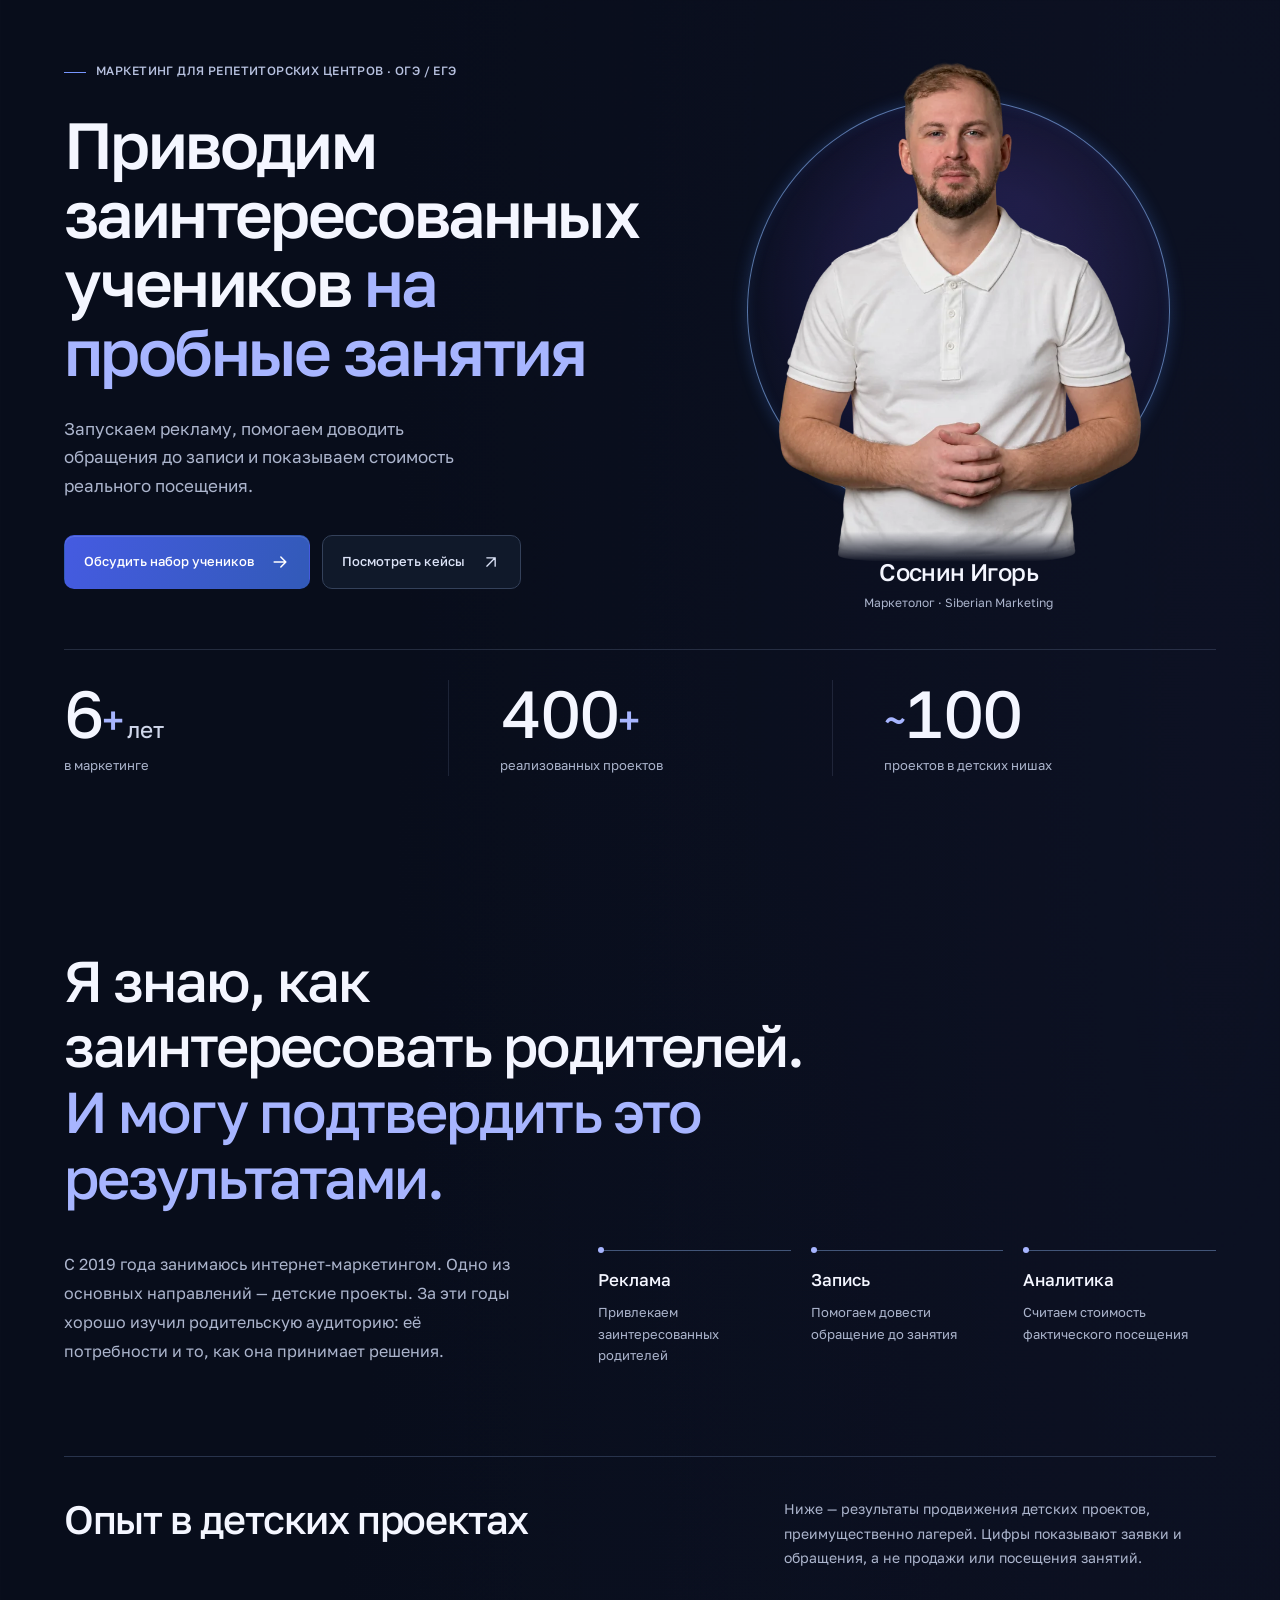
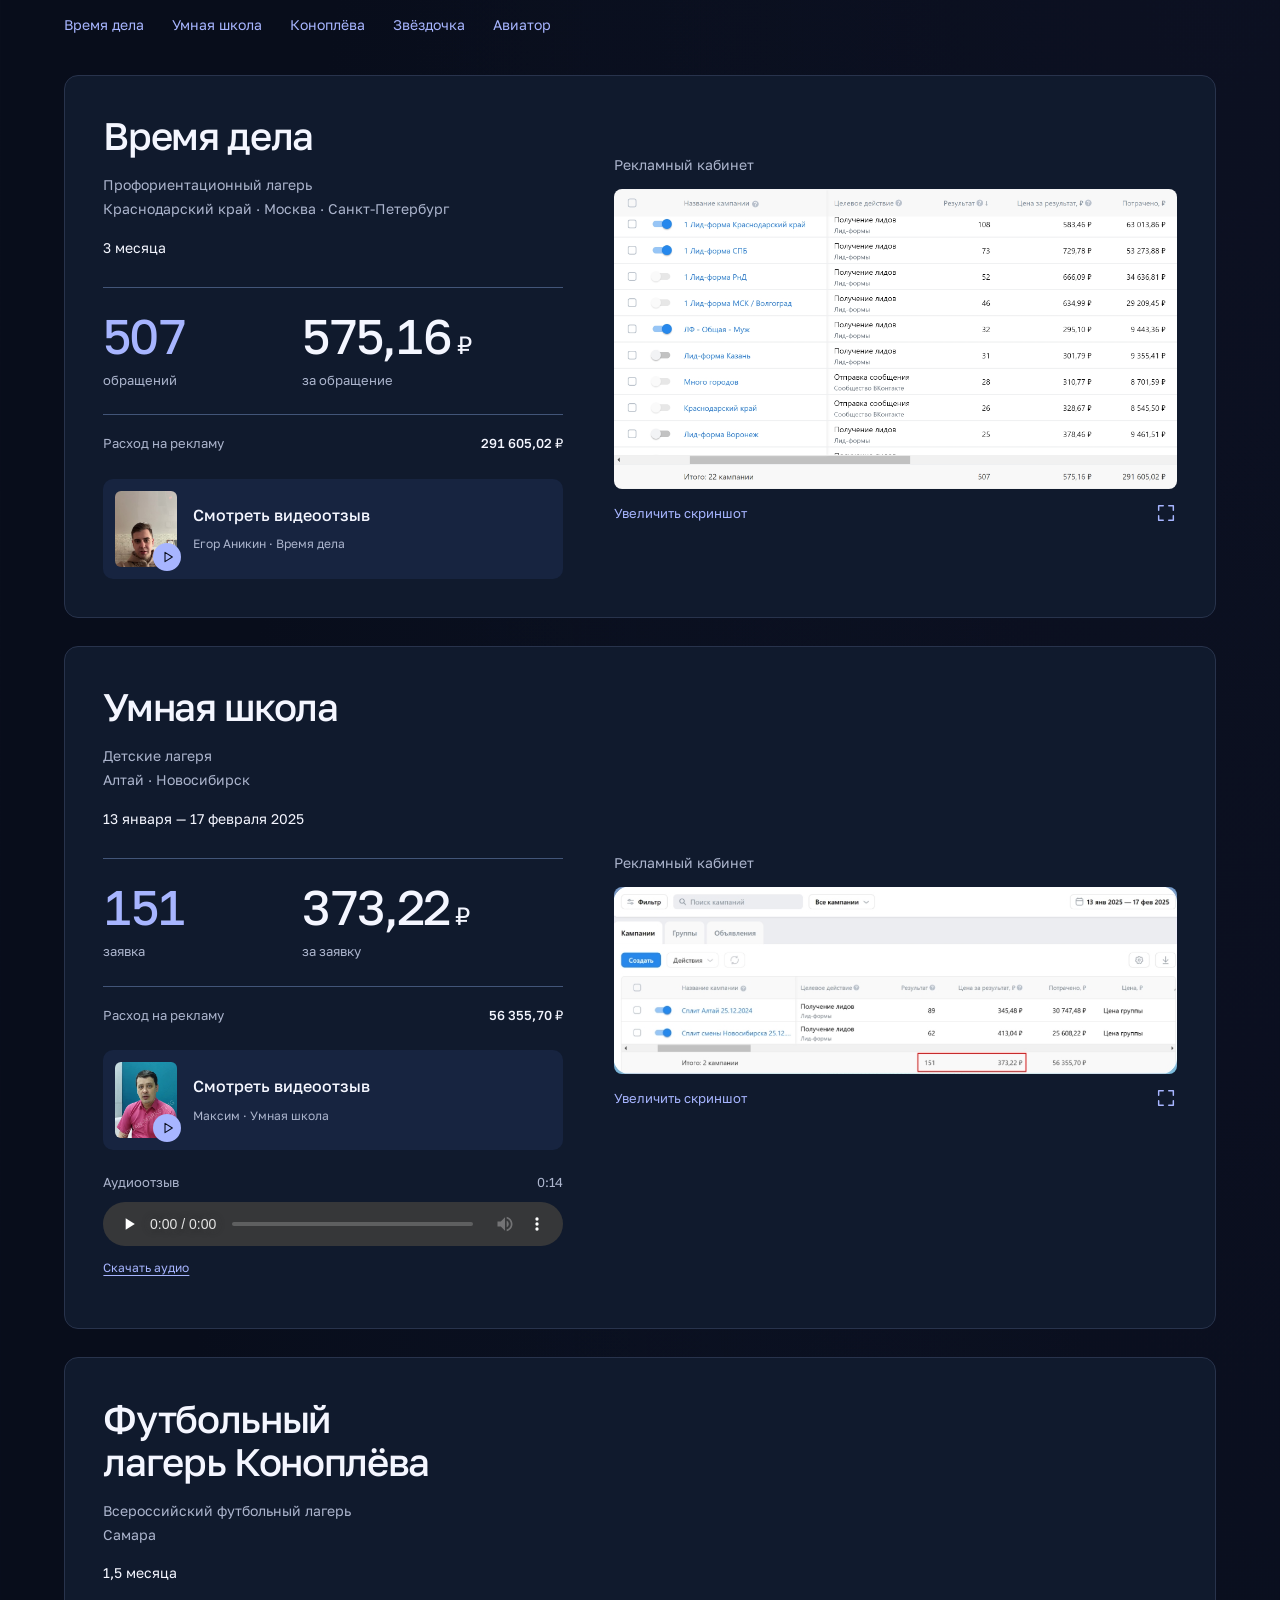
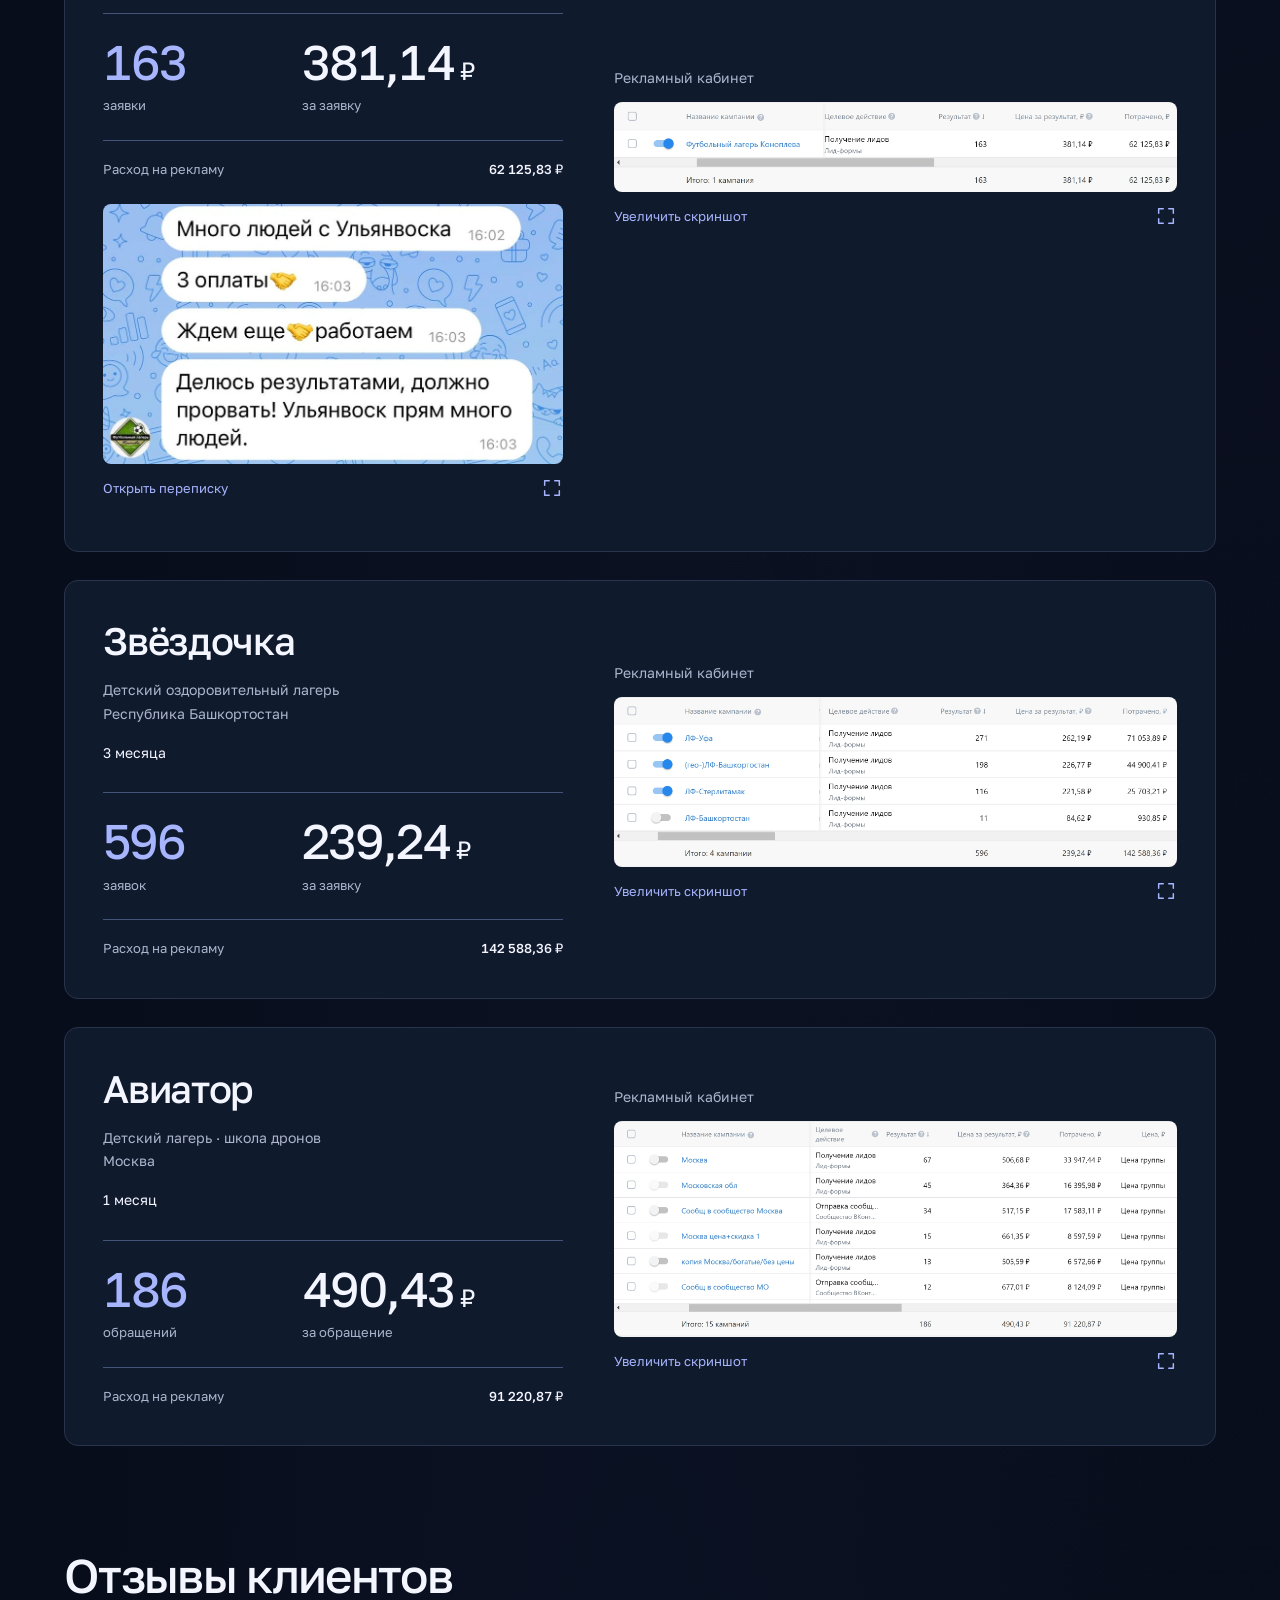
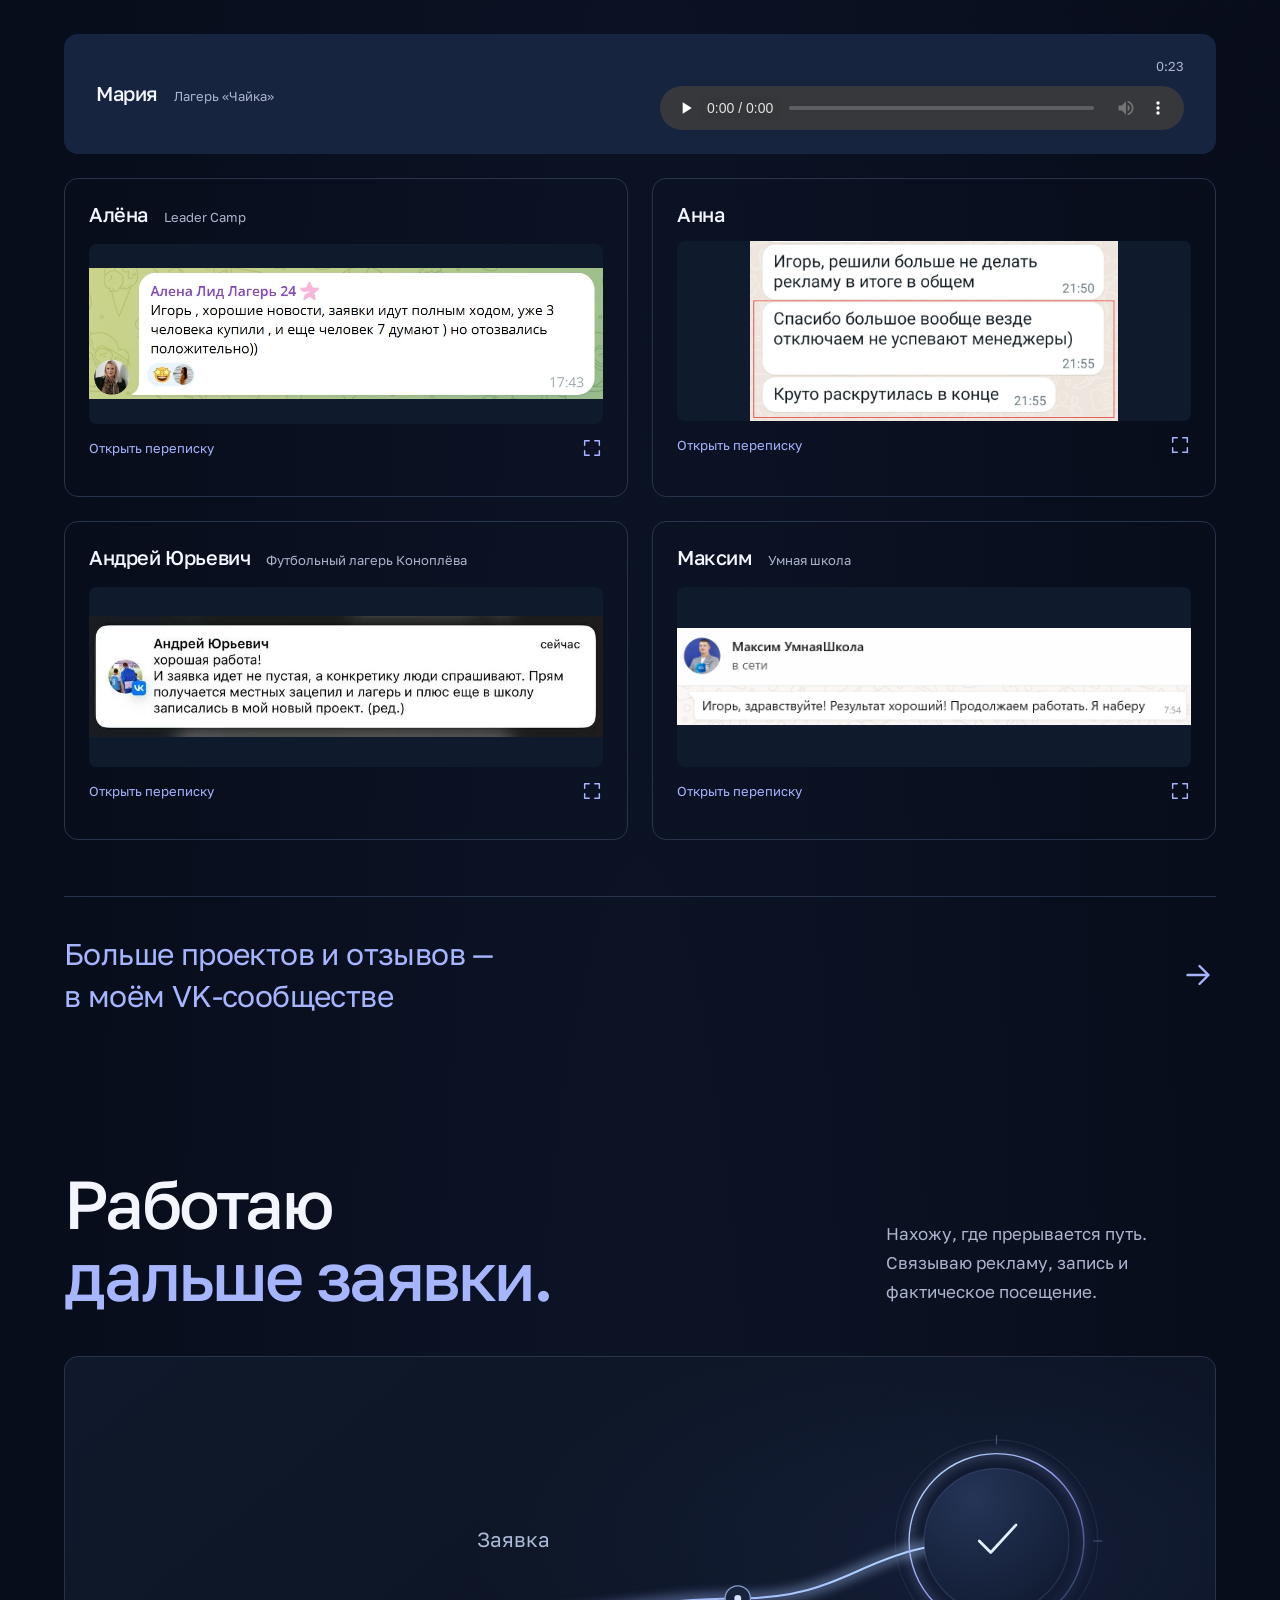
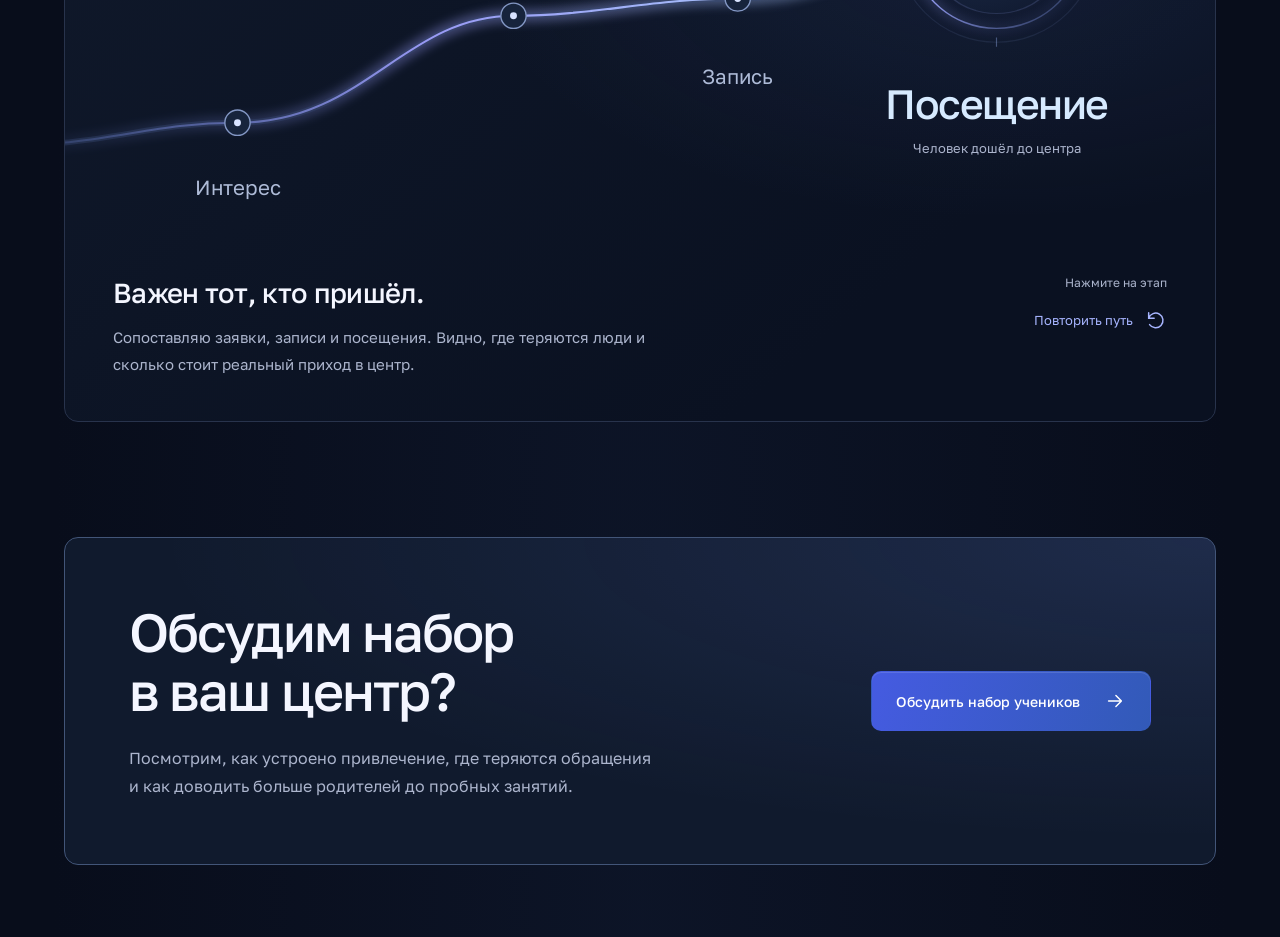
<file: index.html>
<!doctype html>
<html lang="ru">
<head>
  <meta charset="utf-8">
  <meta name="viewport" content="width=device-width, initial-scale=1">
  <meta name="theme-color" content="#080d1b">
  <meta name="description" content="Siberian Marketing — маркетинг для репетиторских центров ОГЭ и ЕГЭ. Привлечение на пробные занятия с аналитикой от заявки до реального посещения.">
  <title>Siberian Marketing — маркетинг для репетиторских центров</title>
  <link rel="icon" href="./assets/favicon.svg" type="image/svg+xml">
  <link rel="preload" href="./assets/fonts/golos-text-cyrillic-wght-normal.woff2" as="font" type="font/woff2" crossorigin>
  <link rel="stylesheet" href="./assets/styles/main.css">
  <link rel="stylesheet" href="./assets/styles/portfolio.css">
  <link rel="stylesheet" href="./assets/styles/journey.css">
  <script type="module" src="./assets/scripts/main.js"></script>
  <script type="module" src="./assets/scripts/portfolio.js"></script>
  <script type="module" src="./assets/scripts/journey.js"></script>
</head>
<body>
  <a class="skip-link" href="#main">Перейти к содержанию</a>
  <div class="site-shell">
    <main id="main" tabindex="-1">
      <section class="hero page-width" aria-labelledby="hero-title">
        <div class="hero-copy">
          <p class="eyebrow"><span class="eyebrow-line" aria-hidden="true"></span>МАРКЕТИНГ ДЛЯ РЕПЕТИТОРСКИХ ЦЕНТРОВ <span class="exam-label">· ОГЭ / ЕГЭ</span></p>
          <h1 id="hero-title">Приводим заинтересованных учеников <span class="headline-accent">на пробные занятия</span></h1>
          <p class="hero-description">Запускаем рекламу, помогаем доводить обращения до записи и показываем стоимость реального посещения.</p>
          <div class="hero-actions">
            <a class="button button-primary" id="contact-action" href="https://t.me/igornbk">Обсудить набор учеников<svg viewBox="0 0 24 24" fill="none" aria-hidden="true"><path d="M5 12h14m-6-6 6 6-6 6" stroke="currentColor" stroke-width="1.8" stroke-linecap="round" stroke-linejoin="round"/></svg></a>
            <button class="button button-secondary" id="cases-action" type="button" disabled title="Будет доступно после добавления раздела портфолио">Посмотреть кейсы<svg viewBox="0 0 24 24" fill="none" aria-hidden="true"><path d="m7 17 10-10M7 7h10v10" stroke="currentColor" stroke-width="1.6" stroke-linecap="round" stroke-linejoin="round"/></svg></button>
          </div>
        </div>

        <figure class="hero-stage" aria-labelledby="portrait-name">
          <div class="portrait-scene">
            <div class="portrait-light" aria-hidden="true"></div>
            <div class="light-orbit" aria-hidden="true"></div>
            <picture class="portrait">
              <source srcset="./assets/images/portrait-640.webp 640w, ./assets/images/portrait-1000.webp 1000w" sizes="(max-width: 600px) 72vw, (max-width: 900px) 340px, 36vw" type="image/webp">
              <img src="./assets/images/portrait-1000.webp" alt="Соснин Игорь — маркетолог Siberian Marketing" width="1000" height="1333" fetchpriority="high" decoding="async">
            </picture>
          </div>
          <figcaption class="portrait-caption">
            <span class="portrait-name" id="portrait-name">Соснин Игорь</span>
            <span class="portrait-role">Маркетолог · Siberian Marketing</span>
          </figcaption>
        </figure>

        <dl class="experience" aria-label="Опыт в маркетинге">
          <div><dt>в маркетинге</dt><dd>6<span class="metric-sign">+</span><span class="metric-unit"> лет</span></dd></div>
          <div><dt>реализованных проектов</dt><dd>400<span class="metric-sign">+</span></dd></div>
          <div><dt>проектов в детских нишах</dt><dd><span class="metric-sign">~</span>100</dd></div>
        </dl>
      </section>
      <!-- portfolio:start -->
      <section class="portfolio page-width" id="cases" aria-labelledby="portfolio-title">
        <header class="portfolio-intro">
          <h2 id="portfolio-title">Я знаю, как заинтересовать родителей.<br><span>И могу подтвердить это результатами.</span></h2>
          <div class="portfolio-context"><p>С 2019 года занимаюсь интернет-маркетингом. Одно из основных направлений — детские проекты. За эти годы хорошо изучил родительскую аудиторию: её потребности и то, как она принимает решения.</p>
          <ol class="approach"><li><strong>Реклама</strong><span>Привлекаем заинтересованных родителей</span></li><li><strong>Запись</strong><span>Помогаем довести обращение до занятия</span></li><li><strong>Аналитика</strong><span>Считаем стоимость фактического посещения</span></li></ol></div>
        </header>
        <div class="portfolio-heading"><h2>Опыт в детских проектах</h2><p>Ниже — результаты продвижения детских проектов, преимущественно лагерей. Цифры показывают заявки и обращения, а не продажи или посещения занятий.</p></div>
        <nav class="case-index" aria-label="Перейти к кейсу"><a href="#vremya-dela">Время дела</a><a href="#umnaya-shkola">Умная школа</a><a href="#konoplev">Коноплёва</a><a href="#zvezdochka">Звёздочка</a><a href="#aviator">Авиатор</a></nav>
        <div class="case-list"><article class="case-card" id="vremya-dela" aria-labelledby="vremya-dela-title">
      <div class="case-info"><h3 id="vremya-dela-title">Время дела</h3><p class="case-kind">Профориентационный лагерь<br>Краснодарский край · Москва · Санкт-Петербург</p>
      <p class="case-period">3 месяца</p><dl class="case-numbers"><div><dt>обращений</dt><dd>507</dd></div>
      <div><dt>за обращение</dt><dd>575,16<span> ₽</span></dd></div></dl><div class="case-ledger"><p>Расход на рекламу <strong>291 605,02 ₽</strong></p></div><a class="video-launch" href="./assets/video/vremya-review.mp4" data-video="https://vk.ru/video_ext.php?oid=-218828564&amp;id=456239082&amp;hash=fc34eb1371faa29d" data-local-video="./assets/video/vremya-review.mp4" data-poster="./assets/images/reviews/vremya-poster.jpg" data-vk-url="https://vk.ru/video-218828564_456239082" data-title="Видеоотзыв: Егор Аникин, Время дела">
      <img class="video-poster" src="./assets/images/reviews/vremya-poster.jpg" alt="" width="480" height="854" loading="lazy"><span class="play-symbol"><svg viewBox="0 0 24 24" fill="none" stroke="currentColor" stroke-width="1.6" stroke-linecap="round" stroke-linejoin="round" aria-hidden="true"><path d="m9 5 11 7-11 7V5Z"/></svg></span><span class="video-label"><strong>Смотреть видеоотзыв</strong><span>Егор Аникин · Время дела</span></span><svg viewBox="0 0 24 24" fill="none" stroke="currentColor" stroke-width="1.6" stroke-linecap="round" stroke-linejoin="round" aria-hidden="true"><path d="M5 12h14m-6-6 6 6-6 6"/></svg></a></div>
      <div class="case-report"><p>Рекламный кабинет</p><a class="proof-image" href="./assets/images/cases/vremya-stats.jpg" data-image data-caption="Время дела: 507 обращений, 575,16 ₽ за обращение. Скриншот рекламного кабинета.">
      <img src="./assets/images/cases/vremya-stats.jpg" alt="Время дела: 507 обращений, 575,16 ₽ за обращение. Скриншот рекламного кабинета." width="2055" height="1098" loading="lazy" decoding="async">
      <span>Увеличить скриншот <svg viewBox="0 0 24 24" fill="none" stroke="currentColor" stroke-width="1.6" stroke-linecap="round" stroke-linejoin="round" aria-hidden="true"><path d="M9 4H4v5m11-5h5v5M4 15v5h5m11-5v5h-5"/></svg></span></a></div>
    </article><article class="case-card" id="umnaya-shkola" aria-labelledby="umnaya-shkola-title">
      <div class="case-info"><h3 id="umnaya-shkola-title">Умная школа</h3><p class="case-kind">Детские лагеря<br>Алтай · Новосибирск</p>
      <p class="case-period">13 января — 17 февраля 2025</p><dl class="case-numbers"><div><dt>заявка</dt><dd>151</dd></div>
      <div><dt>за заявку</dt><dd>373,22<span> ₽</span></dd></div></dl><div class="case-ledger"><p>Расход на рекламу <strong>56 355,70 ₽</strong></p></div><a class="video-launch" href="./assets/video/smart-review.mp4" data-video="https://vk.ru/video_ext.php?oid=-218828564&amp;id=456239083&amp;hash=c9cf6f4ad0a9154b" data-local-video="./assets/video/smart-review.mp4" data-poster="./assets/images/reviews/smart-poster.jpg" data-vk-url="https://vk.ru/video-218828564_456239083" data-title="Видеоотзыв: Максим, Умная школа">
      <img class="video-poster" src="./assets/images/reviews/smart-poster.jpg" alt="" width="480" height="662" loading="lazy"><span class="play-symbol"><svg viewBox="0 0 24 24" fill="none" stroke="currentColor" stroke-width="1.6" stroke-linecap="round" stroke-linejoin="round" aria-hidden="true"><path d="m9 5 11 7-11 7V5Z"/></svg></span><span class="video-label"><strong>Смотреть видеоотзыв</strong><span>Максим · Умная школа</span></span><svg viewBox="0 0 24 24" fill="none" stroke="currentColor" stroke-width="1.6" stroke-linecap="round" stroke-linejoin="round" aria-hidden="true"><path d="M5 12h14m-6-6 6 6-6 6"/></svg></a><div class="audio-review"><div class="audio-heading"><span>Аудиоотзыв</span><span>0:14</span></div>
      <audio controls preload="none" aria-label="Аудиоотзыв: Максим, УмнаяШкола" src="./assets/audio/maksim-umnaya-shkola.mp3">Ваш браузер не поддерживает аудио.</audio>
      <a class="audio-download" href="./assets/audio/maksim-umnaya-shkola.mp3" download>Скачать аудио</a></div></div>
      <div class="case-report"><p>Рекламный кабинет</p><a class="proof-image" href="./assets/images/cases/smart-stats.png" data-image data-caption="УмнаяШкола: 151 заявка, 373,22 ₽ за заявку. Скриншот рекламного кабинета.">
      <img src="./assets/images/cases/smart-stats.png" alt="УмнаяШкола: 151 заявка, 373,22 ₽ за заявку. Скриншот рекламного кабинета." width="1059" height="353" loading="lazy" decoding="async">
      <span>Увеличить скриншот <svg viewBox="0 0 24 24" fill="none" stroke="currentColor" stroke-width="1.6" stroke-linecap="round" stroke-linejoin="round" aria-hidden="true"><path d="M9 4H4v5m11-5h5v5M4 15v5h5m11-5v5h-5"/></svg></span></a></div>
    </article><article class="case-card" id="konoplev" aria-labelledby="konoplev-title">
      <div class="case-info"><h3 id="konoplev-title">Футбольный лагерь Коноплёва</h3><p class="case-kind">Всероссийский футбольный лагерь<br>Самара</p>
      <p class="case-period">1,5 месяца</p><dl class="case-numbers"><div><dt>заявки</dt><dd>163</dd></div>
      <div><dt>за заявку</dt><dd>381,14<span> ₽</span></dd></div></dl><div class="case-ledger"><p>Расход на рекламу <strong>62 125,83 ₽</strong></p></div><div class="case-chat"><a class="proof-image" href="./assets/images/reviews/andrey-chat.jpg" data-image data-caption="Переписка с Андреем Юрьевичем: обращения из Ульяновска и сообщение о трёх оплатах.">
      <img src="./assets/images/reviews/andrey-chat-detail.webp" alt="Переписка с Андреем Юрьевичем: обращения из Ульяновска и сообщение о трёх оплатах." width="946" height="535" loading="lazy" decoding="async">
      <span>Открыть переписку <svg viewBox="0 0 24 24" fill="none" stroke="currentColor" stroke-width="1.6" stroke-linecap="round" stroke-linejoin="round" aria-hidden="true"><path d="M9 4H4v5m11-5h5v5M4 15v5h5m11-5v5h-5"/></svg></span></a></div></div>
      <div class="case-report"><p>Рекламный кабинет</p><a class="proof-image" href="./assets/images/cases/konoplev-stats.jpg" data-image data-caption="Футбольный лагерь Коноплёва: 163 заявки, 381,14 ₽ за заявку. Скриншот рекламного кабинета.">
      <img src="./assets/images/cases/konoplev-stats.jpg" alt="Футбольный лагерь Коноплёва: 163 заявки, 381,14 ₽ за заявку. Скриншот рекламного кабинета." width="1973" height="316" loading="lazy" decoding="async">
      <span>Увеличить скриншот <svg viewBox="0 0 24 24" fill="none" stroke="currentColor" stroke-width="1.6" stroke-linecap="round" stroke-linejoin="round" aria-hidden="true"><path d="M9 4H4v5m11-5h5v5M4 15v5h5m11-5v5h-5"/></svg></span></a></div>
    </article><article class="case-card" id="zvezdochka" aria-labelledby="zvezdochka-title">
      <div class="case-info"><h3 id="zvezdochka-title">Звёздочка</h3><p class="case-kind">Детский оздоровительный лагерь<br>Республика Башкортостан</p>
      <p class="case-period">3 месяца</p><dl class="case-numbers"><div><dt>заявок</dt><dd>596</dd></div>
      <div><dt>за заявку</dt><dd>239,24<span> ₽</span></dd></div></dl><div class="case-ledger"><p>Расход на рекламу <strong>142 588,36 ₽</strong></p></div></div>
      <div class="case-report"><p>Рекламный кабинет</p><a class="proof-image" href="./assets/images/cases/star-stats.jpg" data-image data-caption="Звёздочка: 596 заявок, 239,24 ₽ за заявку. Скриншот рекламного кабинета.">
      <img src="./assets/images/cases/star-stats.jpg" alt="Звёздочка: 596 заявок, 239,24 ₽ за заявку. Скриншот рекламного кабинета." width="2013" height="612" loading="lazy" decoding="async">
      <span>Увеличить скриншот <svg viewBox="0 0 24 24" fill="none" stroke="currentColor" stroke-width="1.6" stroke-linecap="round" stroke-linejoin="round" aria-hidden="true"><path d="M9 4H4v5m11-5h5v5M4 15v5h5m11-5v5h-5"/></svg></span></a></div>
    </article><article class="case-card" id="aviator" aria-labelledby="aviator-title">
      <div class="case-info"><h3 id="aviator-title">Авиатор</h3><p class="case-kind">Детский лагерь · школа дронов<br>Москва</p>
      <p class="case-period">1 месяц</p><dl class="case-numbers"><div><dt>обращений</dt><dd>186</dd></div>
      <div><dt>за обращение</dt><dd>490,43<span> ₽</span></dd></div></dl><div class="case-ledger"><p>Расход на рекламу <strong>91 220,87 ₽</strong></p></div></div>
      <div class="case-report"><p>Рекламный кабинет</p><a class="proof-image" href="./assets/images/cases/aviator-stats.jpg" data-image data-caption="Авиатор: 186 обращений, 490,43 ₽ за обращение. Скриншот рекламного кабинета.">
      <img src="./assets/images/cases/aviator-stats.jpg" alt="Авиатор: 186 обращений, 490,43 ₽ за обращение. Скриншот рекламного кабинета." width="2120" height="816" loading="lazy" decoding="async">
      <span>Увеличить скриншот <svg viewBox="0 0 24 24" fill="none" stroke="currentColor" stroke-width="1.6" stroke-linecap="round" stroke-linejoin="round" aria-hidden="true"><path d="M9 4H4v5m11-5h5v5M4 15v5h5m11-5v5h-5"/></svg></span></a></div>
    </article></div>
        <section class="testimonials" aria-labelledby="testimonials-title">
          <div class="testimonials-heading"><h2 id="testimonials-title">Отзывы клиентов</h2></div>
          <div class="standalone-audio"><div class="review-person"><h3>Мария</h3><p>Лагерь «Чайка»</p></div><div class="audio-review"><div class="audio-heading"><span>0:23</span></div>
      <audio controls preload="none" aria-label="Аудиоотзыв: Мария, Лагерь «Чайка»" src="./assets/audio/maria-chaika.mp3">Ваш браузер не поддерживает аудио.</audio>
      </div></div>
          <ul class="testimonials-grid"><li class="testimonial" id="review-alena"><div class="review-person"><h3>Алёна</h3><p>Leader Camp</p></div><a class="proof-image" href="./assets/images/reviews/leader.jpg" data-image data-caption="Алёна: заявки идут полным ходом, три человека купили, ещё около семи думают и отозвались положительно. Скриншот переписки.">
      <img src="./assets/images/reviews/leader-detail.webp" alt="Алёна: заявки идут полным ходом, три человека купили, ещё около семи думают и отозвались положительно. Скриншот переписки." width="970" height="247" loading="lazy" decoding="async">
      <span>Открыть переписку <svg viewBox="0 0 24 24" fill="none" stroke="currentColor" stroke-width="1.6" stroke-linecap="round" stroke-linejoin="round" aria-hidden="true"><path d="M9 4H4v5m11-5h5v5M4 15v5h5m11-5v5h-5"/></svg></span></a></li><li class="testimonial" id="review-anna"><div class="review-person"><h3>Анна</h3></div><a class="proof-image" href="./assets/images/reviews/anna.png" data-image data-caption="Анна: рекламу отключают, потому что менеджеры не успевают; «Круто раскрутилась в конце». Скриншот переписки.">
      <img src="./assets/images/reviews/anna-detail.webp" alt="Анна: рекламу отключают, потому что менеджеры не успевают; «Круто раскрутилась в конце». Скриншот переписки." width="977" height="478" loading="lazy" decoding="async">
      <span>Открыть переписку <svg viewBox="0 0 24 24" fill="none" stroke="currentColor" stroke-width="1.6" stroke-linecap="round" stroke-linejoin="round" aria-hidden="true"><path d="M9 4H4v5m11-5h5v5M4 15v5h5m11-5v5h-5"/></svg></span></a></li><li class="testimonial" id="review-andrey"><div class="review-person"><h3>Андрей Юрьевич</h3><p>Футбольный лагерь Коноплёва</p></div><a class="proof-image" href="./assets/images/reviews/andrey.jpg" data-image data-caption="Андрей Юрьевич: «хорошая работа! И заявка идет не пустая, а конкретику люди спрашивают». Пишет также о записях в школу. Скриншот сообщения.">
      <img src="./assets/images/reviews/andrey-detail.webp" alt="Андрей Юрьевич: «хорошая работа! И заявка идет не пустая, а конкретику люди спрашивают». Пишет также о записях в школу. Скриншот сообщения." width="790" height="187" loading="lazy" decoding="async">
      <span>Открыть переписку <svg viewBox="0 0 24 24" fill="none" stroke="currentColor" stroke-width="1.6" stroke-linecap="round" stroke-linejoin="round" aria-hidden="true"><path d="M9 4H4v5m11-5h5v5M4 15v5h5m11-5v5h-5"/></svg></span></a></li><li class="testimonial" id="review-maksim"><div class="review-person"><h3>Максим</h3><p>Умная школа</p></div><a class="proof-image" href="./assets/images/reviews/maxim.jpg" data-image data-caption="Максим: «Игорь, здравствуйте! Результат хороший! Продолжаем работать. Я наберу». Скриншот переписки.">
      <img src="./assets/images/reviews/maxim-detail.webp" alt="Максим: «Игорь, здравствуйте! Результат хороший! Продолжаем работать. Я наберу». Скриншот переписки." width="1106" height="209" loading="lazy" decoding="async">
      <span>Открыть переписку <svg viewBox="0 0 24 24" fill="none" stroke="currentColor" stroke-width="1.6" stroke-linecap="round" stroke-linejoin="round" aria-hidden="true"><path d="M9 4H4v5m11-5h5v5M4 15v5h5m11-5v5h-5"/></svg></span></a></li></ul>
        </section>
        <a class="portfolio-outro" href="https://vk.ru/reklama_lager"><span>Больше проектов и отзывов —<br> в моём VK-сообществе</span><svg viewBox="0 0 24 24" fill="none" stroke="currentColor" stroke-width="1.6" stroke-linecap="round" stroke-linejoin="round" aria-hidden="true"><path d="M5 12h14m-6-6 6 6-6 6"/></svg></a>
        <section class="work-process journey" id="how-i-work" aria-labelledby="process-title">
  <div class="journey-heading">
    <h2 id="process-title">Работаю<br><span>дальше заявки.</span></h2>
    <p>Нахожу, где прерывается путь. Связываю рекламу, запись и фактическое посещение.</p>
  </div>
  <div class="journey-scene">
    <fieldset class="journey-map">
      <legend class="journey-sr">Путь клиента. Выберите участок, чтобы узнать, как я с ним работаю.</legend>
      <input class="journey-choice" type="radio" name="journey-stage" id="journey-interest" value="interest" aria-describedby="journey-note-interest">
      <label class="journey-label journey-label--interest" for="journey-interest">Интерес</label>
      <input class="journey-choice" type="radio" name="journey-stage" id="journey-request" value="request" aria-describedby="journey-note-request">
      <label class="journey-label journey-label--request" for="journey-request">Заявка</label>
      <input class="journey-choice" type="radio" name="journey-stage" id="journey-booking" value="booking" aria-describedby="journey-note-booking">
      <label class="journey-label journey-label--booking" for="journey-booking">Запись</label>
      <input class="journey-choice" type="radio" name="journey-stage" id="journey-visit" value="visit" aria-describedby="journey-note-visit" checked>
      <label class="journey-label journey-label--visit" for="journey-visit"><strong>Посещение</strong><span>Человек дошёл до центра</span></label>
      <label class="journey-hit journey-hit--interest" for="journey-interest" aria-hidden="true"></label>
      <label class="journey-hit journey-hit--request" for="journey-request" aria-hidden="true"></label>
      <label class="journey-hit journey-hit--booking" for="journey-booking" aria-hidden="true"></label>
      <label class="journey-hit journey-hit--visit" for="journey-visit" aria-hidden="true"></label>

      <svg class="journey-art journey-art--desktop" viewBox="0 0 1000 440" fill="none" aria-hidden="true" focusable="false">
        <defs>
          <linearGradient id="journey-desktop-line" x1="0" y1="440" x2="810" y2="160" gradientUnits="userSpaceOnUse"><stop stop-color="#6b83d4" stop-opacity=".15"/><stop offset=".42" stop-color="#9899f4"/><stop offset="1" stop-color="#b2ddff"/></linearGradient>
          <linearGradient id="journey-desktop-rim" x1="734" y1="84" x2="886" y2="236" gradientUnits="userSpaceOnUse"><stop stop-color="#c2e4ff"/><stop offset=".48" stop-color="#9199ed"/><stop offset="1" stop-color="#5268a3" stop-opacity=".25"/></linearGradient>
          <radialGradient id="journey-desktop-core" cx="35%" cy="20%" r="90%"><stop stop-color="#253557"/><stop offset="1" stop-color="#101a30"/></radialGradient>
          <filter id="journey-desktop-glow" x="-35%" y="-100%" width="170%" height="300%"><feGaussianBlur stdDeviation="4"/></filter>
          <path id="route-desktop" d="M-60 338C40 338 70 318 150 318C260 318 295 225 390 225C460 225 510 210 585 210C690 210 690 160 810 160"/>
        </defs>
        <use href="#route-desktop" stroke="url(#journey-desktop-line)" stroke-width="12" opacity=".35" filter="url(#journey-desktop-glow)"/>
        <use href="#route-desktop" stroke="#394a74" stroke-width="5" opacity=".4"/>
        <use href="#route-desktop" stroke="url(#journey-desktop-line)" stroke-width="1.8"/>
        <use class="journey-trace" href="#route-desktop" stroke="#d8eeff" stroke-width="2"/>
        <use class="journey-impulse" href="#route-desktop" stroke="#e9f5ff" stroke-width="2.4" stroke-linecap="round"/>
        <g class="journey-destination">
          <circle class="journey-arrival-wave" cx="810" cy="160" r="76" stroke="#a6c7ff" stroke-opacity="0"/>
          <circle cx="810" cy="160" r="88" stroke="#7e94ca" stroke-opacity=".12"/>
          <circle cx="810" cy="160" r="76" stroke="url(#journey-desktop-rim)" stroke-width="7" opacity=".22" filter="url(#journey-desktop-glow)"/>
          <circle cx="810" cy="160" r="76" stroke="url(#journey-desktop-rim)" stroke-width="1.2"/>
          <circle cx="810" cy="160" r="63" fill="url(#journey-desktop-core)" stroke="#9aafff" stroke-opacity=".16"/>
          <path class="journey-check" d="m795 160 10 10 22-24" stroke="#e1f1ff" stroke-width="2.4" stroke-linecap="round" stroke-linejoin="round"/>
          <path d="M810 68v8M894 160h8M810 244v8" stroke="#7e94ca" stroke-opacity=".5"/>
        </g>
        <g class="journey-node" data-node="interest"><circle cx="150" cy="318" r="11"/><circle cx="150" cy="318" r="3"/></g><g class="journey-node" data-node="request"><circle cx="390" cy="225" r="11"/><circle cx="390" cy="225" r="3"/></g><g class="journey-node" data-node="booking"><circle cx="585" cy="210" r="11"/><circle cx="585" cy="210" r="3"/></g>
        <g class="journey-signal" hidden><circle r="11" fill="#bddbff" fill-opacity=".08"/><circle r="6" fill="#bddbff" fill-opacity=".22"/><circle r="2.6" fill="#f2f8ff"/></g>
      </svg>

      <svg class="journey-art journey-art--mobile" viewBox="0 0 360 500" fill="none" aria-hidden="true" focusable="false">
        <defs>
          <linearGradient id="journey-mobile-line" x1="0" y1="500" x2="230" y2="380" gradientUnits="userSpaceOnUse"><stop stop-color="#6b83d4" stop-opacity=".15"/><stop offset=".42" stop-color="#9899f4"/><stop offset="1" stop-color="#b2ddff"/></linearGradient>
          <linearGradient id="journey-mobile-rim" x1="173" y1="323" x2="287" y2="437" gradientUnits="userSpaceOnUse"><stop stop-color="#c2e4ff"/><stop offset=".48" stop-color="#9199ed"/><stop offset="1" stop-color="#5268a3" stop-opacity=".25"/></linearGradient>
          <radialGradient id="journey-mobile-core" cx="35%" cy="20%" r="90%"><stop stop-color="#253557"/><stop offset="1" stop-color="#101a30"/></radialGradient>
          <filter id="journey-mobile-glow" x="-35%" y="-100%" width="170%" height="300%"><feGaussianBlur stdDeviation="4"/></filter>
          <path id="route-mobile" d="M-40 92C25 92 35 100 70 100C150 100 250 120 250 200C250 255 95 255 95 310C95 370 190 380 230 380"/>
        </defs>
        <use href="#route-mobile" stroke="url(#journey-mobile-line)" stroke-width="12" opacity=".35" filter="url(#journey-mobile-glow)"/>
        <use href="#route-mobile" stroke="#394a74" stroke-width="5" opacity=".4"/>
        <use href="#route-mobile" stroke="url(#journey-mobile-line)" stroke-width="1.8"/>
        <use class="journey-trace" href="#route-mobile" stroke="#d8eeff" stroke-width="2"/>
        <use class="journey-impulse" href="#route-mobile" stroke="#e9f5ff" stroke-width="2.4" stroke-linecap="round"/>
        <g class="journey-destination">
          <circle class="journey-arrival-wave" cx="230" cy="380" r="57" stroke="#a6c7ff" stroke-opacity="0"/>
          <circle cx="230" cy="380" r="69" stroke="#7e94ca" stroke-opacity=".12"/>
          <circle cx="230" cy="380" r="57" stroke="url(#journey-mobile-rim)" stroke-width="7" opacity=".22" filter="url(#journey-mobile-glow)"/>
          <circle cx="230" cy="380" r="57" stroke="url(#journey-mobile-rim)" stroke-width="1.2"/>
          <circle cx="230" cy="380" r="44" fill="url(#journey-mobile-core)" stroke="#9aafff" stroke-opacity=".16"/>
          <path class="journey-check" d="m215 380 10 10 22-24" stroke="#e1f1ff" stroke-width="2.4" stroke-linecap="round" stroke-linejoin="round"/>
          <path d="M230 307v8M295 380h8M230 445v8" stroke="#7e94ca" stroke-opacity=".5"/>
        </g>
        <g class="journey-node" data-node="interest"><circle cx="70" cy="100" r="11"/><circle cx="70" cy="100" r="3"/></g><g class="journey-node" data-node="request"><circle cx="250" cy="200" r="11"/><circle cx="250" cy="200" r="3"/></g><g class="journey-node" data-node="booking"><circle cx="95" cy="310" r="11"/><circle cx="95" cy="310" r="3"/></g>
        <g class="journey-signal" hidden><circle r="11" fill="#bddbff" fill-opacity=".08"/><circle r="6" fill="#bddbff" fill-opacity=".22"/><circle r="2.6" fill="#f2f8ff"/></g>
      </svg>
    </fieldset>
    <div class="journey-bottom">
      <div class="journey-notes">
        <div class="journey-note" id="journey-note-interest"><h3>Клик ещё не означает интерес.</h3><p>Соединяю предложение центра с запросом родителя. Человек должен понимать, зачем ему занятие.</p></div>
        <div class="journey-note" id="journey-note-request"><h3>После заявки нужен диалог.</h3><p>Смотрю, что происходит после заявки: когда отвечают и какой следующий шаг предлагают.</p></div>
        <div class="journey-note" id="journey-note-booking"><h3>Запись должна стать встречей.</h3><p>Убираю неопределённость перед занятием: время, место, подтверждение и напоминание.</p></div>
        <div class="journey-note" id="journey-note-visit"><h3>Важен тот, кто пришёл.</h3><p>Сопоставляю заявки, записи и посещения. Видно, где теряются люди и сколько стоит реальный приход в центр.</p></div>
      </div>
      <div class="journey-controls"><span class="journey-hint">Нажмите на этап</span><button type="button" class="journey-replay" hidden>Повторить путь <svg viewBox="0 0 24 24" fill="none" stroke="currentColor" stroke-width="1.6" stroke-linecap="round" aria-hidden="true"><path d="M4 10a8 8 0 1 1 1 7M4 4v6h6"/></svg></button></div>
    </div>
  </div>
</section>

        <section class="final-cta" id="discuss" aria-labelledby="final-cta-title">
          <div class="final-cta-copy"><h2 id="final-cta-title">Обсудим набор<br>в ваш центр?</h2><p>Посмотрим, как устроено привлечение, где теряются обращения и как доводить больше родителей до пробных занятий.</p></div>
          <a class="button button-primary" href="https://t.me/igornbk">Обсудить набор учеников <svg viewBox="0 0 24 24" fill="none" stroke="currentColor" stroke-width="1.6" stroke-linecap="round" stroke-linejoin="round" aria-hidden="true"><path d="M5 12h14m-6-6 6 6-6 6"/></svg></a>
        </section>
      </section>
      <dialog class="media-dialog" aria-labelledby="media-title"><div class="media-dialog-header"><h2 id="media-title">Просмотр материала</h2><form method="dialog"><button type="submit" aria-label="Закрыть просмотр">Закрыть <svg viewBox="0 0 24 24" fill="none" stroke="currentColor" stroke-width="1.6" stroke-linecap="round" stroke-linejoin="round" aria-hidden="true"><path d="m6 6 12 12M6 18 18 6"/></svg></button></form></div><div id="media-content"></div></dialog>
      <!-- portfolio:end -->
    </main>
  </div>
</body>
</html>
</file>
<file: assets/styles/main.css>
@font-face {
  font-family: "Golos Text"; font-style: normal; font-weight: 400 900; font-display: swap;
  src: url("../fonts/golos-text-cyrillic-wght-normal.woff2") format("woff2");
  unicode-range: U+0301, U+0400-045F, U+0490-0491, U+04B0-04B1, U+2116;
}
@font-face {
  font-family: "Golos Text"; font-style: normal; font-weight: 400 900; font-display: swap;
  src: url("../fonts/golos-text-latin-wght-normal.woff2") format("woff2");
  unicode-range: U+0000-00FF, U+0131, U+0152-0153, U+02BB-02BC, U+02C6, U+02DA, U+02DC, U+0304, U+0308, U+0329, U+2000-206F, U+20AC, U+2122, U+2191, U+2193, U+2212, U+2215, U+FEFF, U+FFFD;
}
:root {
  color-scheme: dark;
  --canvas: #080d1b;
  --text: #f4f6ff;
  --muted: #acb5cd;
  --subtle: #96a2bc;
  --accent: #a7b5ff;
  --blue: #7796ff;
  --cyan: #8ad9ff;
  --button-start: #455be1;
  --button-end: #325ab8;
  --line: #28334c;
  --panel: #141f36;
  --gutter: clamp(24px, 5vw, 80px);
  --font: "Golos Text", Arial, sans-serif;
}
* { box-sizing: border-box; }
html { scroll-behavior: smooth; scroll-padding-top: 28px; scrollbar-color: var(--line) var(--canvas); }
body { margin: 0; font-family: var(--font); color: var(--text); background: var(--canvas); -webkit-font-smoothing: antialiased; }
::selection { background: #b6c4ff; color: var(--canvas); }
button { font: inherit; }
a { color: inherit; text-underline-offset: .25em; }
svg { display: block; }
[hidden] { display: none !important; }
:focus-visible { outline: 2px solid var(--cyan); outline-offset: 6px; }
.skip-link { position: absolute; top: 12px; left: 24px; z-index: 10; padding: 14px 20px; color: var(--canvas); background: var(--text); transform: translateY(-200%); }
.skip-link:focus { transform: translateY(0); }
.site-shell { position: relative; overflow: clip; min-height: 100svh; background: radial-gradient(ellipse at 95% 10%, #1e204038, transparent 48%), radial-gradient(ellipse at 50% 100%, #16233f55, transparent 65%); }
.page-width { width: min(100% - var(--gutter) * 2, 1320px); margin-inline: auto; }

/* Copy and portrait share the same grid; only light is layered behind the image. */
.hero { display: grid; grid-template-columns: minmax(0, 1.13fr) minmax(0, 1fr); align-items: center; gap: 36px 56px; padding-block: clamp(40px, 4.6vw, 72px) 36px; }
.hero-copy { min-width: 0; padding-bottom: 22px; }
.eyebrow { margin: 0 0 28px; color: #b8c2e0; font-size: 12px; font-weight: 500; line-height: 1.8; letter-spacing: .035em; }
.eyebrow-line { display: inline-block; vertical-align: middle; width: 22px; height: 1px; margin-right: 10px; background: var(--blue); }
.exam-label { white-space: nowrap; }
h1 { margin: 0; max-width: 11.5em; font-size: clamp(48px, 5.1vw, 74px); font-weight: 550; line-height: 1.06; letter-spacing: -.04em; text-wrap: balance; }
.headline-accent { color: var(--accent); }
.hero-description { max-width: 440px; margin: 28px 0 34px; color: var(--muted); font-size: 17px; line-height: 1.7; text-wrap: pretty; }
.hero-actions { display: flex; flex-wrap: wrap; gap: 12px; }
.button { display: inline-flex; justify-content: center; align-items: center; gap: 16px; min-height: 54px; padding: 16px 19px; border: 1px solid transparent; border-radius: 10px; font-size: 13px; font-weight: 500; line-height: 1.5; text-decoration: none; transition: background-color 180ms ease, border-color 180ms ease, transform 180ms ease; }
.button svg { width: 20px; height: 20px; flex: 0 0 20px; }
.button-primary { color: #fff; background: linear-gradient(110deg, var(--button-start), var(--button-end)); box-shadow: inset 0 1px 0 #ffffff20; }
.button-secondary { color: #dce3f7; background: #10192a; border-color: #34415a; }
.button:disabled { opacity: .52; filter: saturate(.5); cursor: not-allowed; box-shadow: none; }
a.button { cursor: pointer; }
a.button:hover { transform: translateY(-2px); border-color: var(--blue); }
a.button-secondary:hover { background: #1d2a43; }
a.button:active { transform: translateY(0); }

.hero-stage { width: 100%; max-width: 460px; justify-self: center; min-width: 0; margin: 0; }
.portrait-scene { display: grid; grid-template-columns: minmax(0, 1fr); align-items: center; justify-items: center; isolation: isolate; }
.portrait-scene > * { grid-area: 1 / 1; }
.portrait-light { width: 100%; aspect-ratio: 1; background: radial-gradient(circle, #3469c729 0%, #5140ad25 40%, transparent 70%); }
.light-orbit { z-index: 0; width: 92%; aspect-ratio: 1 / 1; border-radius: 50%; border: 1px solid #8ab9ff99; background: radial-gradient(circle at 65% 25%, #7c56e41c, transparent 70%); box-shadow: 0 0 16px #529aff36, inset 0 0 12px #529aff20; }
.portrait { z-index: 1; display: block; width: 82%; align-self: end; mask-image: linear-gradient(#000 94%, transparent 100%); }
.portrait img { display: block; width: 100%; height: auto; }
.portrait-caption { position: relative; z-index: 2; display: flex; flex-direction: column; gap: 7px; text-align: center; margin-top: -4px; }
.portrait-name { font-size: 24px; font-weight: 500; letter-spacing: -.025em; line-height: 1.2; }
.portrait-role { font-size: 12px; line-height: 1.6; color: var(--muted); }

/* A single editorial strip: aligned numeral baselines and one shared rule. */
.experience { grid-column: 1 / -1; display: grid; grid-template-columns: repeat(3, minmax(0, 1fr)); margin: 0; padding-block: 30px 8px; border-top: 1px solid #a0b2df30; }
.experience > div { display: flex; flex-direction: column; gap: 10px; padding: 0 clamp(24px, 4vw, 64px); min-width: 0; }
.experience > div:first-child { padding-left: 0; }
.experience > div:last-child { padding-right: 0; }
.experience > div + div { border-left: 1px solid #a0b2df24; }
.experience dd { margin: 0; font-size: clamp(52px, 5.2vw, 76px); font-weight: 450; letter-spacing: -.04em; line-height: 1; font-variant-numeric: tabular-nums; white-space: nowrap; }
.metric-sign { font-size: .6em; color: var(--accent); vertical-align: .08em; }
.metric-unit { font-size: .34em; color: #d0d7eb; letter-spacing: -.01em; }
.experience dt { order: 1; color: var(--muted); font-size: 13px; line-height: 1.5; text-wrap: balance; }

@media (prefers-reduced-motion: no-preference) {
  .hero-copy { animation: arrive 750ms cubic-bezier(.16,1,.3,1) both; }
  .hero-stage { animation: arrive 900ms 60ms cubic-bezier(.16,1,.3,1) both; }
  .experience { animation: arrive 900ms 140ms cubic-bezier(.16,1,.3,1) both; }
}
@keyframes arrive { from { opacity: .45; transform: translateY(12px); } to { opacity: 1; transform: translateY(0); } }

@media (max-width: 1100px) {
  .hero { column-gap: 32px; }
  h1 { font-size: clamp(44px, 5.2vw, 60px); }
  .hero-description { font-size: 16px; }
  .button { padding-inline: 16px; gap: 10px; }
}
@media (max-width: 900px) {
  .hero { grid-template-columns: minmax(0, 1fr); gap: 32px; padding-top: 48px; }
  .hero-copy { padding: 0; max-width: 650px; }
  h1 { font-size: clamp(42px, 7.8vw, 62px); max-width: 11.5em; }
  .hero-description { max-width: 475px; }
  .hero-stage { max-width: 400px; }
  .experience { margin-top: 10px; }
  .experience > div { padding-inline: 24px; }
  .experience dd { font-size: 56px; }
  .experience dt { max-width: 170px; }
}
@media (max-width: 600px) {
  :root { --gutter: 24px; }
  .hero { gap: 30px; padding-block: 38px 32px; }
  .eyebrow { font-size: 12px; letter-spacing: .015em; margin-bottom: 24px; }
  .eyebrow-line { display: none; }
  h1 { font-size: clamp(30px, 9.1vw, 46px); line-height: 1.1; }
  .hero-description { font-size: 15px; line-height: 1.7; margin-block: 22px 26px; }
  .hero-actions { display: grid; grid-template-columns: minmax(0, 1fr); gap: 10px; }
  .button { justify-content: space-between; padding-inline: 19px; }
  .hero-stage { width: min(100%, 330px); }
  .portrait-name { font-size: 23px; }
  .experience { padding-top: 25px; margin-top: 0; }
  .experience > div { padding-inline: 12px; gap: 12px; }
  .experience dd { font-size: clamp(35px, 9.6vw, 48px); }
  .metric-unit { font-size: .36em; }
  .experience dt { font-size: 12px; line-height: 1.55; text-wrap: initial; }
}
@media (max-width: 480px) {
  .experience { grid-template-columns: minmax(0, 1fr); gap: 0; padding-top: 6px; }
  .experience > div { display: grid; grid-template-columns: 110px minmax(0, 1fr); align-items: center; gap: 16px; padding: 20px 0; }
  .experience > div + div { border-left: 0; border-top: 1px solid #a0b2df18; }
  .experience dt { max-width: none; font-size: 13px; }
  .experience dd { font-size: 44px; }
}
@media (prefers-reduced-motion: reduce) {
  html { scroll-behavior: auto; }
  *, *::before, *::after { animation: none !important; transition: none !important; }
}
</file>
<file: assets/styles/portfolio.css>
/* The portfolio extends the Hero's Golos / navy / periwinkle system. */
.portfolio {
  --case-surface: #101a2d;
  --case-surface-raised: #172440;
  --case-rule: #425578;
  --case-radius: 14px;
  --case-space: clamp(24px, 4vw, 56px);
  padding-block: clamp(88px, 10vw, 144px) 72px;
}
.portfolio h2, .portfolio h3, .portfolio h4, .portfolio p { margin: 0; }
.portfolio h2, .portfolio h3 { font-weight: 500; letter-spacing: -.035em; text-wrap: balance; }
.portfolio h2 { font-size: clamp(30px, 3.7vw, 52px); line-height: 1.12; }
.portfolio h3 { font-size: clamp(28px, 3vw, 42px); line-height: 1.12; }
.portfolio svg { width: 22px; height: 22px; flex: 0 0 22px; }
.portfolio button, .media-dialog button { color: inherit; font: inherit; cursor: pointer; }
.portfolio a, .portfolio button { -webkit-tap-highlight-color: transparent; touch-action: manipulation; }
.portfolio-intro { padding-bottom: clamp(64px, 7vw, 104px); }
.portfolio-intro h2 { max-width: 1000px; font-size: clamp(34px, 4.5vw, 62px); line-height: 1.14; }
.portfolio-intro h2 span { color: var(--accent); }
.portfolio-context { display: grid; grid-template-columns: .85fr 1.15fr; gap: clamp(32px, 6vw, 88px); margin-top: 40px; }
.portfolio-context > p { color: var(--muted); font-size: 16px; line-height: 1.8; max-width: 52ch; }
.approach { display: grid; grid-template-columns: repeat(3, minmax(0, 1fr)); gap: 20px; margin: 0; padding: 0; list-style: none; }
.approach li { position: relative; padding-top: 18px; border-top: 1px solid var(--case-rule); }
.approach li::before { content: ""; position: absolute; width: 6px; height: 6px; top: -4px; left: 0; border-radius: 50%; background: var(--accent); }
.approach strong { display: block; margin-bottom: 12px; font-size: 17px; font-weight: 500; }
.approach span { display: block; color: var(--muted); font-size: 13px; line-height: 1.65; }
.portfolio-heading { display: grid; grid-template-columns: 1fr 1fr; align-items: start; gap: 48px; padding-top: 40px; border-top: 1px solid var(--line); }
.portfolio-heading h2 { max-width: 12em; font-size: clamp(30px, 3.1vw, 44px); }
.portfolio-heading p { justify-self: end; max-width: 48ch; color: var(--muted); font-size: 14px; line-height: 1.75; }
.case-index { display: flex; flex-wrap: wrap; gap: 8px 28px; margin-block: 32px 16px; }
.case-index a { display: inline-flex; align-items: center; min-height: 44px; color: var(--accent); font-size: 14px; text-decoration: none; border-bottom: 1px solid transparent; }
.case-index a:hover { border-color: currentColor; }
/* Each project remains a complete, visible card in the document flow. */
.case-list { display: grid; gap: 28px; margin-top: 28px; }
.case-card { display: grid; grid-template-columns: minmax(0, .9fr) minmax(0, 1.1fr); gap: var(--case-space); padding: clamp(24px, 3vw, 40px); border: 1px solid var(--line); border-radius: var(--case-radius); background: var(--case-surface); scroll-margin-top: 28px; }
.case-info, .case-report { min-width: 0; }
.case-kind { margin-top: 16px !important; font-size: 14px; line-height: 1.7; color: var(--muted); }
.case-period { margin-top: 16px !important; font-size: 14px; line-height: 1.6; }
.case-numbers { display: grid; grid-template-columns: .8fr 1.2fr; gap: 24px; margin: 28px 0 0; padding-block: 24px; border-block: 1px solid var(--case-rule); font-variant-numeric: tabular-nums; }
.case-numbers > div { display: flex; flex-direction: column-reverse; min-width: 0; }
.case-numbers dt { margin-top: 10px; color: var(--muted); font-size: 13px; line-height: 1.5; }
.case-numbers dd { margin: 0; font-size: clamp(36px, 3.8vw, 56px); line-height: 1; font-weight: 450; letter-spacing: -.04em; white-space: nowrap; }
.case-numbers > div:first-child dd { color: var(--accent); }
.case-numbers dd span { font-size: .5em; letter-spacing: 0; }
.case-ledger { margin-top: 18px; color: var(--muted); }
.case-ledger p { display: flex; justify-content: space-between; gap: 12px; font-size: 13px; line-height: 1.65; }
.case-ledger strong { color: var(--text); font-weight: 500; white-space: nowrap; font-variant-numeric: tabular-nums; }
.case-report { align-self: center; }
.case-report > p { color: var(--muted); font-size: 14px; }
.proof-image { display: block; margin-top: 16px; color: var(--accent); text-decoration: none; }
.proof-image img { display: block; width: 100%; height: auto; border-radius: 8px; }
.proof-image > span { display: flex; align-items: center; justify-content: space-between; gap: 16px; min-height: 48px; font-size: 13px; }
.proof-image:hover > span { text-decoration: underline; }
.video-launch { position: relative; display: flex; align-items: center; gap: 16px; margin-top: 24px; padding: 12px; color: var(--text); background: var(--case-surface-raised); border-radius: 10px; text-decoration: none; transition: background-color 180ms ease; }
.video-launch:hover { background: #213152; }
.video-poster { display: block; width: 62px; height: 76px; flex: 0 0 62px; object-fit: cover; object-position: center top; border-radius: 6px; }
.video-launch .play-symbol { position: absolute; left: 50px; bottom: 8px; display: grid; place-items: center; width: 28px; height: 28px; color: var(--canvas); background: var(--accent); border-radius: 50%; }
.video-launch .play-symbol svg { width: 16px; height: 16px; }
.video-launch > svg { display: none; }
.video-label { display: flex; flex-direction: column; gap: 8px; }
.video-label strong { font-size: 16px; font-weight: 500; line-height: 1.4; }
.video-label > span { font-size: 12px; color: var(--muted); line-height: 1.6; }
.audio-review { margin-top: 24px; }
.audio-heading { display: flex; justify-content: space-between; gap: 16px; color: var(--muted); font-size: 13px; margin-bottom: 12px; }
.audio-review audio { display: block; width: 100%; min-width: 0; height: 44px; }
.audio-download { display: inline-flex; align-items: center; min-height: 44px; font-size: 12px; color: var(--accent); }
.case-chat { margin-top: 24px; }
.testimonials { margin-top: clamp(72px, 8vw, 120px); }
.standalone-audio { display: grid; grid-template-columns: 1fr 1fr; gap: 40px; align-items: center; padding: 24px 32px; margin-top: 32px; background: var(--case-surface-raised); border-radius: var(--case-radius); }
.standalone-audio .audio-review { margin: 0; }
.standalone-audio .audio-heading { justify-content: flex-end; }
.testimonials-grid { display: grid; grid-template-columns: repeat(2, minmax(0, 1fr)); gap: 24px; margin: 24px 0 0; padding: 0; list-style: none; }
.testimonial { min-width: 0; padding: 24px; border: 1px solid var(--line); border-radius: var(--case-radius); }
.review-person { display: flex; align-items: baseline; flex-wrap: wrap; gap: 8px 16px; }
.review-person h3 { font-size: 20px; letter-spacing: -.02em; }
.review-person p { font-size: 13px; color: var(--muted); line-height: 1.6; }
.testimonial .proof-image img { height: 180px; object-fit: contain; background: var(--case-surface); }
.portfolio-outro { display: flex; justify-content: space-between; align-items: center; gap: 32px; padding-block: 36px; margin-top: 56px; border-top: 1px solid var(--line); color: var(--accent); text-decoration: none; font-size: clamp(20px, 2.5vw, 30px); line-height: 1.4; letter-spacing: -.02em; }
.portfolio-outro > svg { width: 36px; height: 36px; flex-basis: 36px; transition: transform 200ms ease; }
.portfolio-outro:hover > svg { transform: translateX(6px); }

.final-cta { position: relative; isolation: isolate; display: grid; grid-template-columns: minmax(0, 1fr) auto; align-items: center; gap: 48px; padding: clamp(28px, 5vw, 72px); margin-top: clamp(80px, 9vw, 128px); border: 1px solid var(--case-rule); border-radius: var(--case-radius); background: radial-gradient(ellipse at 100% 0%, #7796ff24, transparent 65%), var(--case-surface); overflow: hidden; }
.final-cta h2 { max-width: 13em; font-size: clamp(36px, 4.2vw, 60px); line-height: 1.1; }
.final-cta p { max-width: 53ch; margin-top: 24px; color: var(--muted); font-size: 16px; line-height: 1.75; }
.final-cta .button { gap: 24px; min-height: 60px; padding-inline: 24px; font-size: 14px; white-space: nowrap; }
.media-dialog { width: min(960px, calc(100% - 32px)); max-height: calc(100dvh - 32px); padding: 24px; border: 1px solid var(--case-rule, #425578); border-radius: 14px; color: var(--text); background: var(--canvas); overflow: auto; }
.media-dialog::backdrop { background: #030713e8; }
.media-dialog-header { display: flex; align-items: center; justify-content: space-between; gap: 20px; margin-bottom: 20px; }
.media-dialog h2 { margin: 0; font-size: 18px; line-height: 1.5; font-weight: 500; }
.media-dialog button { display: flex; align-items: center; gap: 12px; min-height: 44px; padding: 8px 12px; background: transparent; border: 1px solid var(--line); border-radius: 8px; }
.media-dialog button svg { width: 20px; height: 20px; }
.media-dialog iframe { display: block; width: 100%; aspect-ratio: 16 / 9; border: 0; background: #000; }
.media-dialog img { display: block; max-width: 100%; height: auto; margin-inline: auto; }
.media-dialog video { display: block; width: 100%; height: min(65dvh, 680px); object-fit: contain; background: #000; }
.media-actions { display: flex; align-items: center; flex-wrap: wrap; gap: 12px 24px; margin-top: 16px; }
.media-image-stage { max-height: 65dvh; overflow: auto; }
.media-status { color: var(--muted); font-size: 14px; line-height: 1.7; }
.media-fallback { display: inline-flex; align-items: center; min-height: 44px; color: var(--accent); font-size: 14px; }
body:has(.media-dialog[open]) { overflow: hidden; }

@media (prefers-reduced-motion: no-preference) {
  .portfolio-intro.entered h2 { animation: portfolio-arrive 700ms cubic-bezier(.16, 1, .3, 1); }
  .media-dialog[open] { animation: evidence-in 240ms cubic-bezier(.16, 1, .3, 1); }
}
@keyframes evidence-in { from { opacity: .65; transform: translateY(5px); } to { opacity: 1; transform: translateY(0); } }
@keyframes portfolio-arrive { from { opacity: .65; transform: translateY(14px); } to { opacity: 1; transform: translateY(0); } }
@media (max-width: 1100px) {
  .portfolio-context { grid-template-columns: 1fr; }
  .portfolio-context > p { max-width: 68ch; }
  .approach { max-width: 720px; }
  .case-card { gap: 32px; }
  .final-cta { gap: 32px; }
}
@media (max-width: 1000px) {
  .portfolio-heading { grid-template-columns: 1fr; gap: 24px; }
  .portfolio-heading h2 { max-width: none; }
  .portfolio-heading p { justify-self: start; max-width: 64ch; }
  .case-card { grid-template-columns: 1fr; }
  .case-numbers { max-width: 540px; }
  .case-numbers dd { font-size: 48px; }
  .case-info .video-launch, .case-info .audio-review { max-width: 480px; }
  .case-chat { max-width: 480px; }
}
@media (max-width: 800px) {
  .final-cta { grid-template-columns: 1fr; gap: 28px; }
  .final-cta .button { justify-self: start; }
}
@media (max-width: 600px) {
  .testimonials-grid { grid-template-columns: 1fr; }
  .standalone-audio { grid-template-columns: 1fr; gap: 24px; padding: 24px; }
}
@media (max-width: 520px) {
  .portfolio { padding-top: 72px; padding-bottom: 32px; }
  .portfolio-intro h2 { font-size: 34px; }
  .portfolio-context { margin-top: 28px; gap: 32px; }
  .portfolio-context > p { font-size: 15px; }
  .approach { grid-template-columns: 1fr; gap: 20px; }
  .approach li { display: grid; grid-template-columns: 90px 1fr; gap: 16px; }
  .approach strong { margin-bottom: 0; }
  .case-index { gap: 4px 24px; }
  .case-index a { font-size: 13px; }
  .case-card { padding: 20px; gap: 28px; }
  .case-card h3 { font-size: 28px; }
  .case-numbers { gap: 16px; margin-top: 24px; }
  .case-numbers dd { font-size: 36px; }
  .case-numbers dt { font-size: 12px; }
  .case-ledger p:first-child { flex-direction: column; gap: 6px; }
  .video-label strong { font-size: 14px; }
  .video-launch { padding: 10px; gap: 12px; }
  .video-poster { width: 52px; height: 64px; flex-basis: 52px; }
  .video-launch .play-symbol { left: 40px; }
  .testimonial { padding: 20px; }
  .testimonial .proof-image img { height: auto; max-height: 220px; }
  .portfolio-outro { margin-top: 32px; font-size: 20px; gap: 20px; }
  .media-dialog { padding: 16px; }
  .media-dialog-header { align-items: start; flex-direction: column-reverse; gap: 12px; }
  .media-dialog-header form { align-self: end; }
  .final-cta { margin-top: 64px; padding: 28px 24px; }
  .final-cta h2 { font-size: 36px; }
  .final-cta p { font-size: 15px; }
  .final-cta .button { justify-self: stretch; justify-content: space-between; padding-inline: 16px; gap: 12px; white-space: normal; }
}
@media (max-width: 359px) {
  .portfolio-intro h2 { font-size: 30px; }
  .case-numbers dd { font-size: 30px; }
  .final-cta h2 { font-size: 32px; }
  .final-cta .button { font-size: 13px; }
}
</file>
<file: assets/styles/journey.css>
/* One continuous composition: a measured curve leading to the arrival mark. */
.journey { margin-top: clamp(80px, 9vw, 128px); scroll-margin-top: 32px; }
.journey-heading { display: flex; align-items: end; justify-content: space-between; gap: 48px; margin-bottom: 44px; }
.journey-heading h2 { font-size: clamp(44px, 5.3vw, 72px); line-height: 1.06; letter-spacing: -.04em; }
.journey-heading h2 span { color: var(--accent); }
.journey-heading > p { max-width: 30ch; padding-bottom: 5px; color: var(--muted); font-size: 17px; line-height: 1.7; }
.journey-scene { position: relative; isolation: isolate; border: 1px solid var(--line); border-radius: var(--case-radius); background: radial-gradient(ellipse at 81% 30%, #5671bf1f, transparent 40%), linear-gradient(140deg, #10192b, #0a1121 75%); overflow: hidden; }
.journey-map { position: relative; min-inline-size: 0; aspect-ratio: 1000 / 440; padding: 0; margin: 0; border: 0; }
.portfolio .journey-art { position: absolute; inset: 0; display: block; width: 100%; height: 100%; overflow: hidden; }
.portfolio .journey-art--mobile { display: none; }
.journey-sr, .journey-choice { position: absolute; width: 1px; height: 1px; padding: 0; margin: -1px; border: 0; overflow: hidden; clip-path: inset(50%); white-space: nowrap; }
.journey-label { position: absolute; z-index: 2; display: flex; align-items: center; justify-content: center; min-height: 44px; padding: 8px 12px; border: 0; border-radius: 4px; transform: translateX(-50%); color: #aebbd7; font-size: clamp(16px, 1.6vw, 21px); line-height: 1.3; cursor: pointer; transition: color 180ms ease; touch-action: manipulation; }
.journey-label::after { content: ''; position: absolute; bottom: 2px; left: 12px; right: 12px; height: 1px; background: var(--accent); transform: scaleX(0); transform-origin: left; transition: transform 240ms ease; }
.journey-label:hover, .journey-choice:checked + .journey-label { color: var(--text); }
.journey-label:hover::after, .journey-choice:checked + .journey-label::after { transform: scaleX(1); }
.journey-choice:focus-visible + .journey-label { outline: 2px solid var(--cyan); outline-offset: 4px; }
.journey-label--interest { left: 15%; top: 81%; }
.journey-label--request { left: 39%; top: 32%; }
.journey-label--booking { left: 58.5%; top: 59%; }
.journey-label--visit { left: 81%; top: 61%; flex-direction: column; gap: 10px; width: 33%; padding: 12px 8px; }
.journey-label--visit strong { font-size: clamp(28px, 3.2vw, 44px); font-weight: 500; letter-spacing: -.035em; }
.journey-label--visit span { color: var(--muted); font-size: 13px; }
.journey-label--visit::after { display: none; }
.journey-choice:checked + .journey-label--visit strong { color: #d6eaff; }
.journey-hit { position: absolute; z-index: 3; display: block; width: 48px; height: 48px; transform: translate(-50%, -50%); border-radius: 50%; cursor: pointer; touch-action: manipulation; }
.journey-hit--interest { left: 15%; top: 72.2727%; }
.journey-hit--request { left: 39%; top: 51.1364%; }
.journey-hit--booking { left: 58.5%; top: 47.7273%; }
.journey-hit--visit { left: 81%; top: 36.3636%; width: 15.2%; height: 34.5455%; min-width: 48px; min-height: 48px; }
.journey-node circle:first-child { fill: #17243c; stroke: #8498c5; stroke-width: 1.2; transition: stroke 250ms ease, fill 250ms ease; }
.journey-node circle:last-child { fill: #d8e3ff; }
.journey-scene:has(#journey-interest:checked, .journey-hit--interest:hover, .journey-label--interest:hover) [data-node="interest"] circle:first-child,
.journey-scene:has(#journey-request:checked, .journey-hit--request:hover, .journey-label--request:hover) [data-node="request"] circle:first-child,
.journey-scene:has(#journey-booking:checked, .journey-hit--booking:hover, .journey-label--booking:hover) [data-node="booking"] circle:first-child,
.journey-node.is-active circle:first-child { fill: #5c6eb0; stroke: #d7e6ff; }
.journey-destination { opacity: .8; transition: opacity 300ms ease; }
.journey-scene:has(#journey-visit:checked, .journey-hit--visit:hover, .journey-label--visit:hover) .journey-destination,
.journey-scene.is-arrived .journey-destination { opacity: 1; }
.journey-trace, .journey-impulse { opacity: 0; }
.journey-bottom { display: flex; justify-content: space-between; align-items: start; gap: 48px; padding: 12px 48px 44px; }
.journey-notes { flex: 1; min-width: 0; display: grid; }
.journey-note { grid-area: 1 / 1; opacity: 0; visibility: hidden; transform: translateY(5px); transition: opacity 240ms ease, transform 240ms ease, visibility 240ms; }
.journey-scene:has(#journey-interest:checked) #journey-note-interest,
.journey-scene:has(#journey-request:checked) #journey-note-request,
.journey-scene:has(#journey-booking:checked) #journey-note-booking,
.journey-scene:has(#journey-visit:checked) #journey-note-visit { opacity: 1; visibility: visible; transform: none; }
.journey-note h3 { max-width: 31ch; font-size: clamp(22px, 2.15vw, 29px); font-weight: 500; line-height: 1.3; letter-spacing: -.025em; text-wrap: initial; }
.journey-note p { margin-top: 14px; max-width: 62ch; color: var(--muted); font-size: 15px; line-height: 1.75; }
.journey-controls { display: flex; flex-direction: column; align-items: end; gap: 8px; flex-shrink: 0; padding-bottom: 2px; }
.journey-hint { color: var(--muted); font-size: 12px; }
.journey-replay { display: inline-flex; align-items: center; gap: 12px; min-height: 44px; padding: 8px 0 8px 12px; border: 0; background: transparent; color: var(--accent) !important; font-size: 13px !important; }
.journey-replay:hover { text-decoration: underline; text-underline-offset: .3em; }
@media (prefers-reduced-motion: no-preference) {
  .journey-node.is-active circle:first-child { animation: node-pulse 700ms ease-out; transform-box: fill-box; transform-origin: center; }
  .journey-scene.is-arrived .journey-arrival-wave { animation: arrival-ripple 1000ms ease-out; transform-box: fill-box; transform-origin: center; }
  .journey-scene.is-arrived .journey-check { animation: arrival-check 500ms ease-out; }
}
@keyframes node-pulse { 45% { transform: scale(1.25); } }
@keyframes arrival-ripple { from { transform: scale(.95); stroke-opacity: .65; } to { transform: scale(1.2); stroke-opacity: 0; } }
@keyframes arrival-check { from { opacity: .3; } to { opacity: 1; } }
@media (max-width: 1000px) {
  .journey-heading { gap: 32px; align-items: start; }
  .journey-heading > p { font-size: 15px; max-width: 25ch; }
  .journey-map { margin-bottom: 24px; }
  .journey-label--visit span { font-size: 11px; }
  .journey-bottom { padding: 12px 32px 32px; gap: 32px; }
  .journey-controls { max-width: 170px; text-align: right; }
}
@media (max-width: 700px) {
  .journey-heading { flex-direction: column; gap: 24px; margin-bottom: 32px; }
  .journey-heading h2 { font-size: clamp(40px, 9.8vw, 60px); }
  .journey-heading > p { max-width: 38ch; padding: 0; }
  .journey-map { width: 100%; max-width: 420px; aspect-ratio: 360 / 500; margin: 0 auto 36px; }
  .portfolio .journey-art--desktop { display: none; }
  .portfolio .journey-art--mobile { display: block; }
  .journey-scene { background: radial-gradient(ellipse at 65% 42%, #5671bf1f, transparent 45%), #0d1526; }
  .journey-label { font-size: 16px; }
  .journey-label--interest { left: 19.4444%; top: 6%; }
  .journey-label--request { left: 47%; top: 31%; }
  .journey-label--booking { left: 26.3889%; top: 69%; }
  .journey-label--visit { left: 64%; top: 91%; width: 72%; padding: 0 4px 8px; gap: 8px; }
  .journey-label--visit strong { font-size: 30px; }
  .journey-label--visit span { font-size: 12px; }
  .journey-hit--interest { left: 19.4444%; top: 20%; }
  .journey-hit--request { left: 69.4444%; top: 40%; }
  .journey-hit--booking { left: 26.3889%; top: 62%; }
  .journey-hit--visit { left: 63.8889%; top: 76%; width: 31.6667%; height: 22.8%; }
  .journey-bottom { align-items: stretch; flex-direction: column; padding: 20px 28px 28px; gap: 24px; }
  .journey-note h3 { font-size: 23px; }
  .journey-note p { font-size: 14px; margin-top: 12px; }
  .journey-controls { flex-direction: row; align-items: center; justify-content: space-between; gap: 16px; max-width: none; text-align: left; }
  .journey-replay { padding-left: 0; }
}
@media (max-width: 359px) {
  .journey-bottom { padding: 20px 22px 24px; }
  .journey-label--visit strong { font-size: 25px; }
  .journey-label--visit span { font-size: 11px; }
  .journey-note h3 { font-size: 21px; }
  .journey-controls { gap: 8px; }
  .journey-replay { font-size: 12px !important; gap: 8px; }
}
@media (prefers-reduced-motion: reduce) {
  .journey-note { transition: none; transform: none; }
}
</file>
